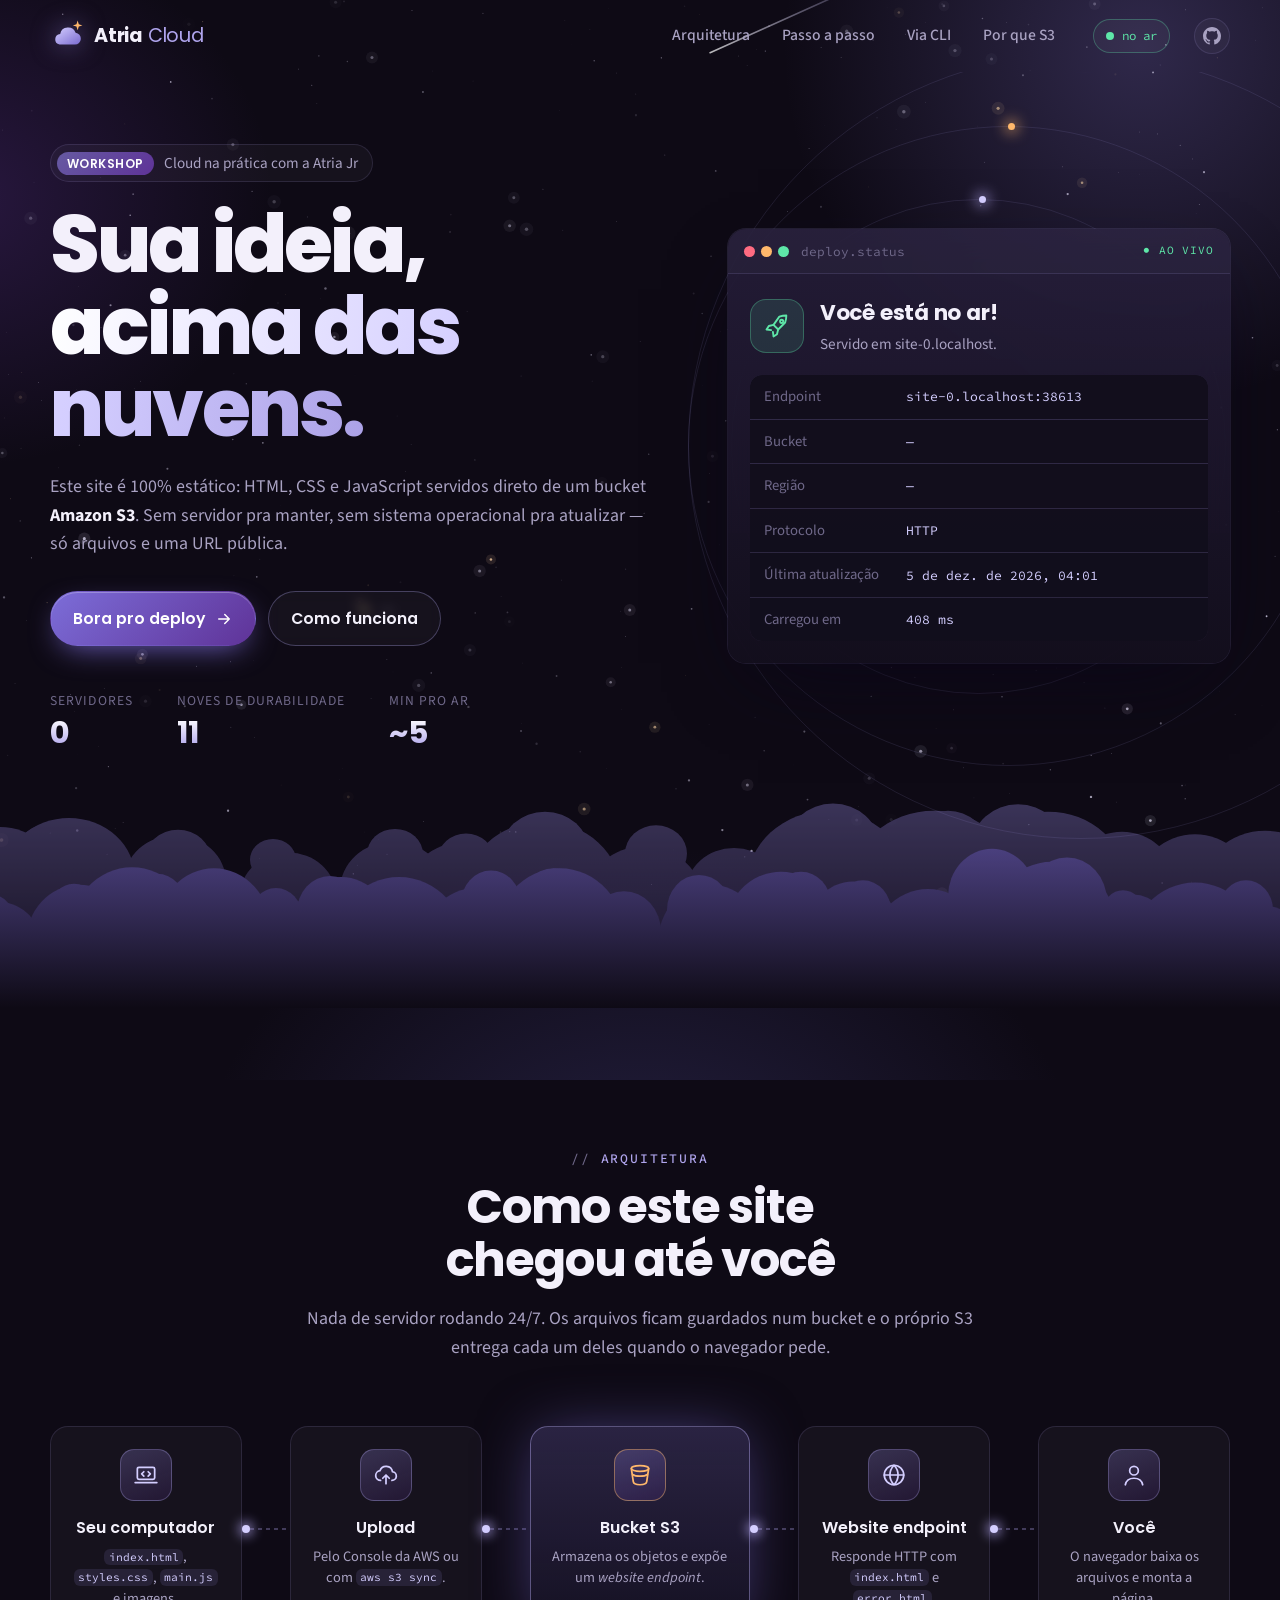
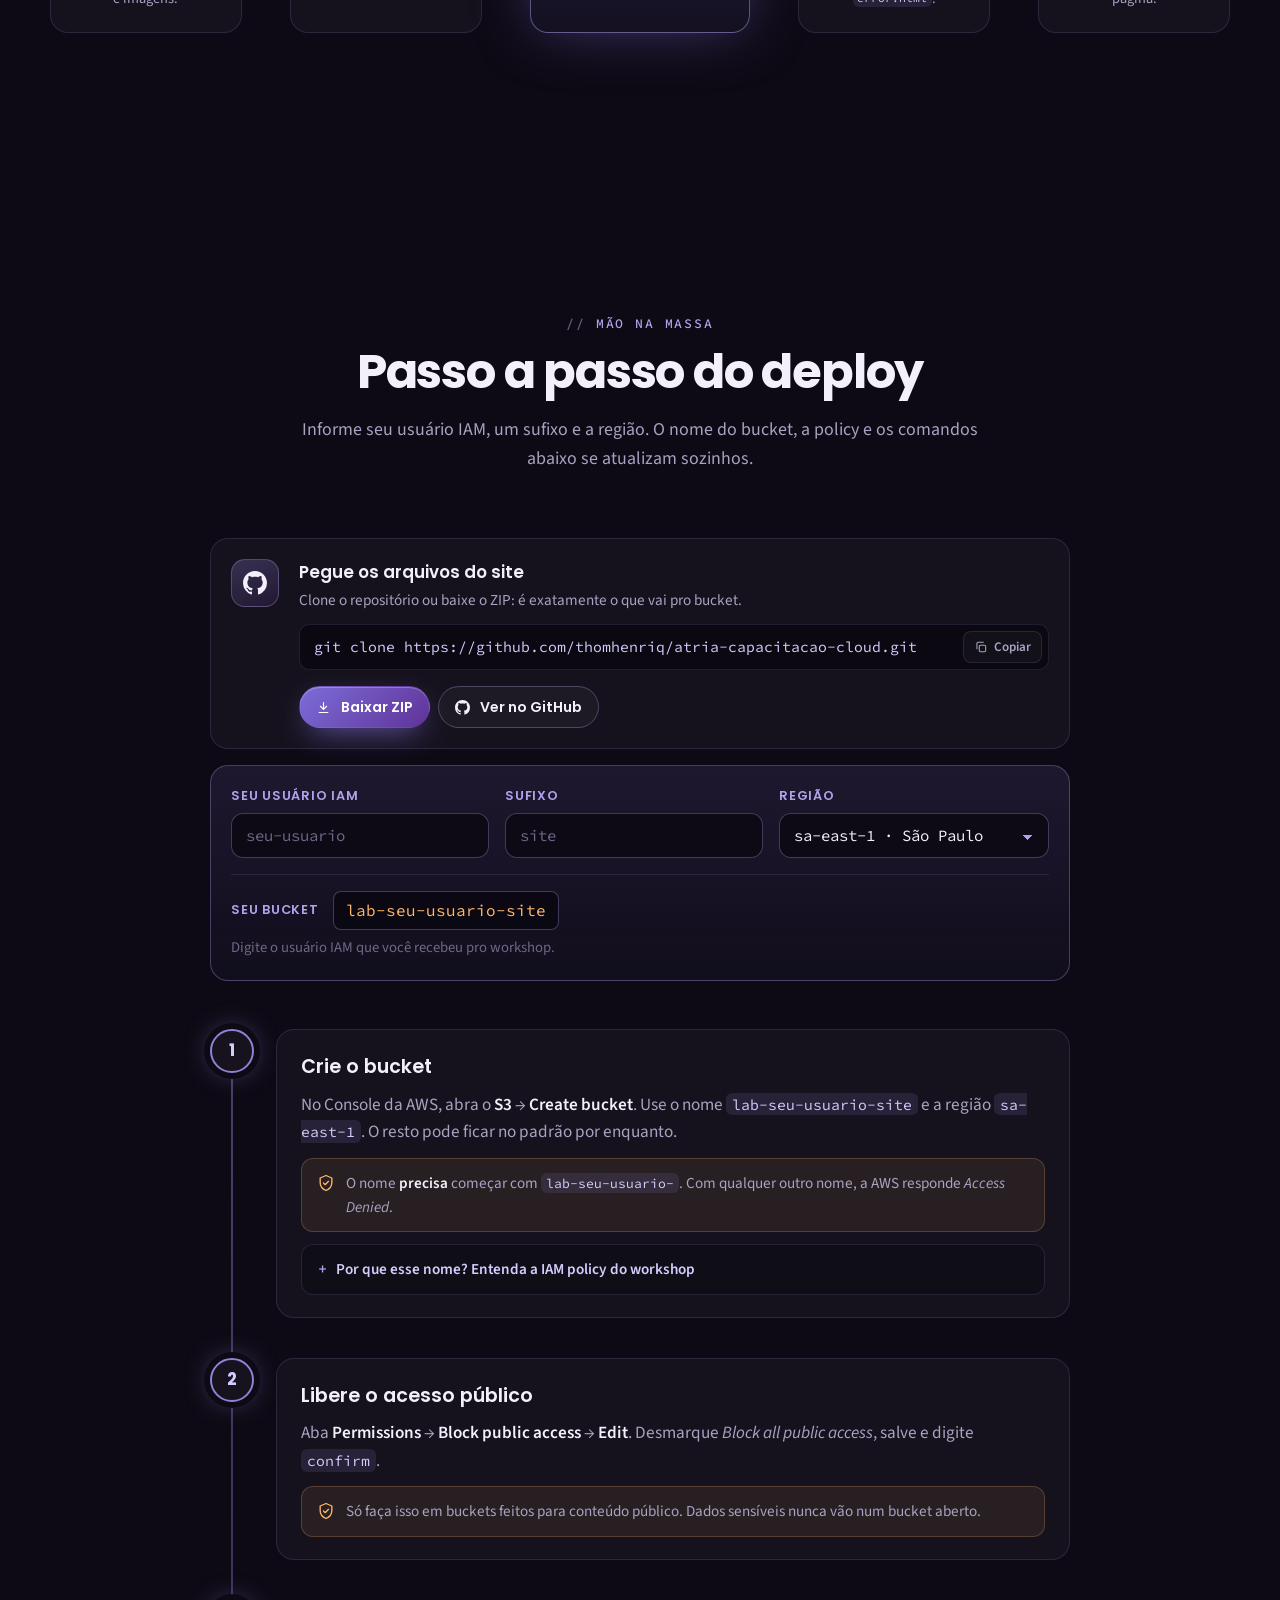
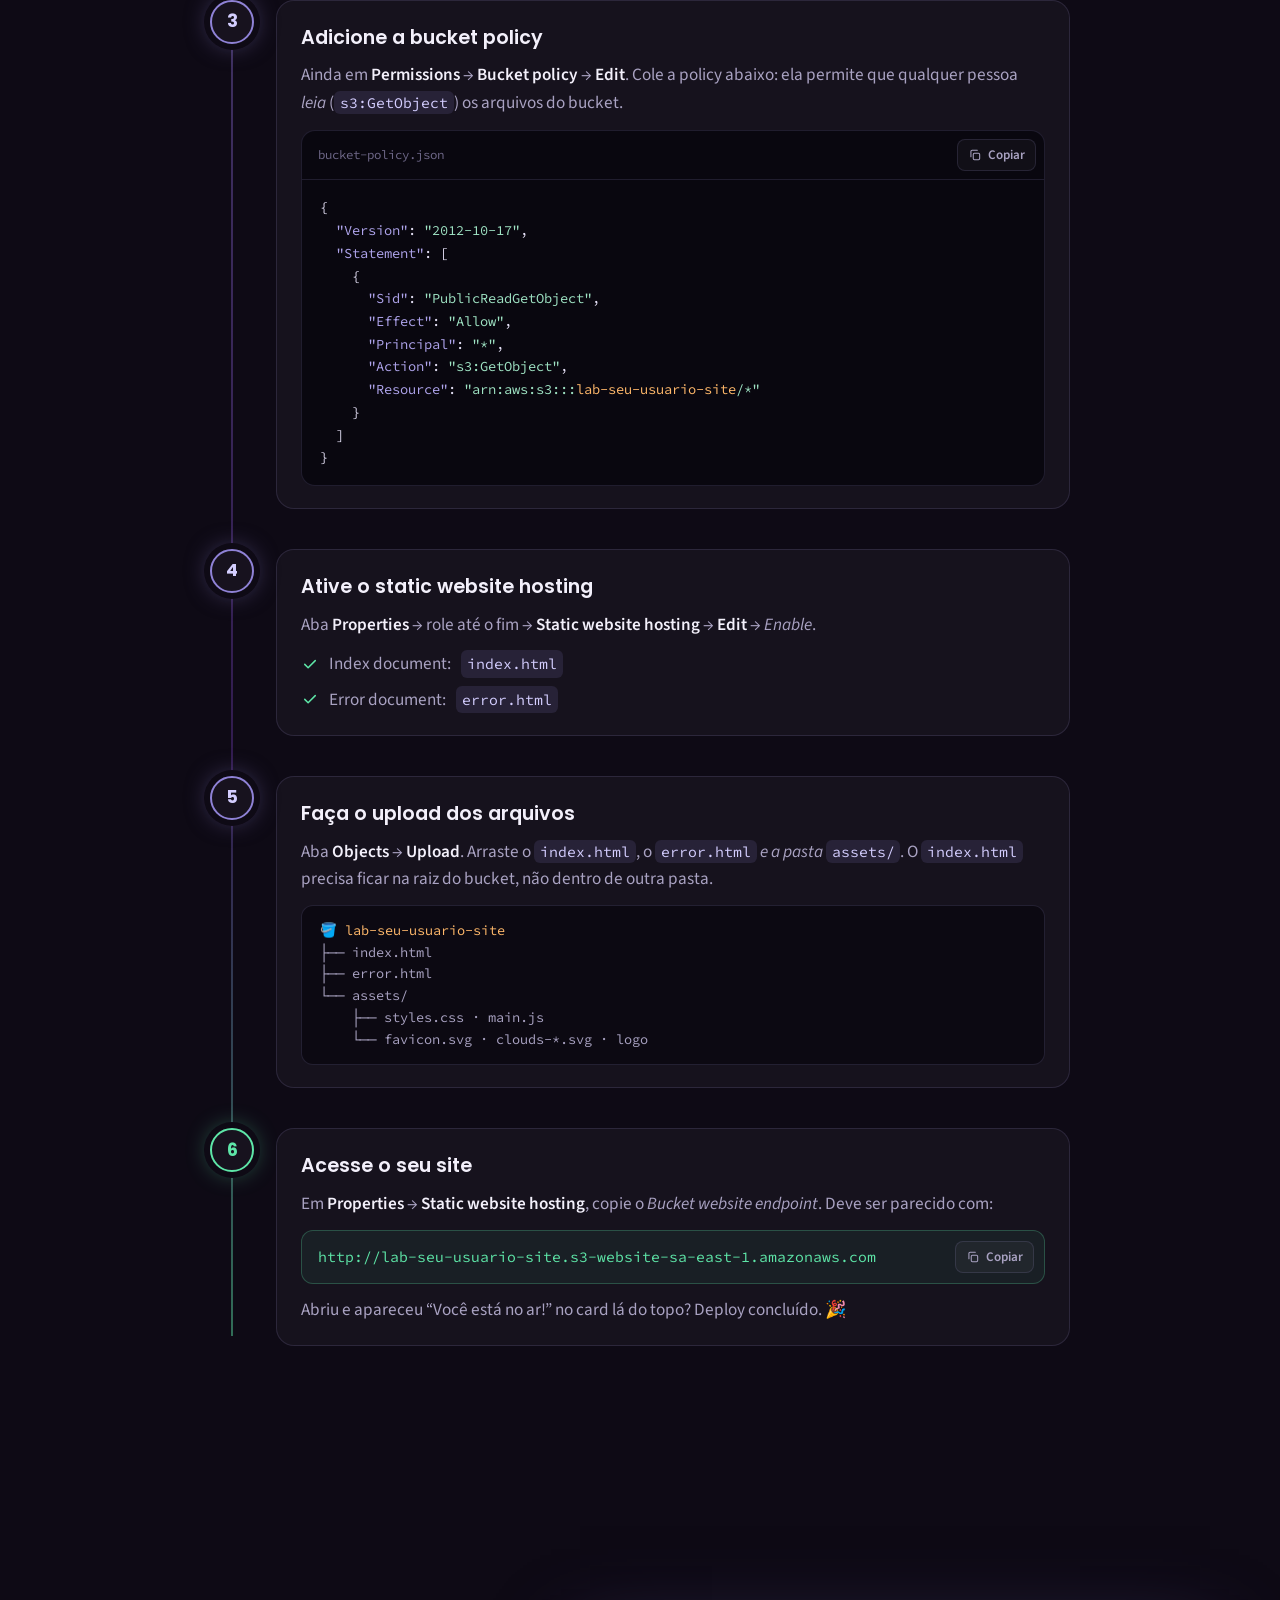
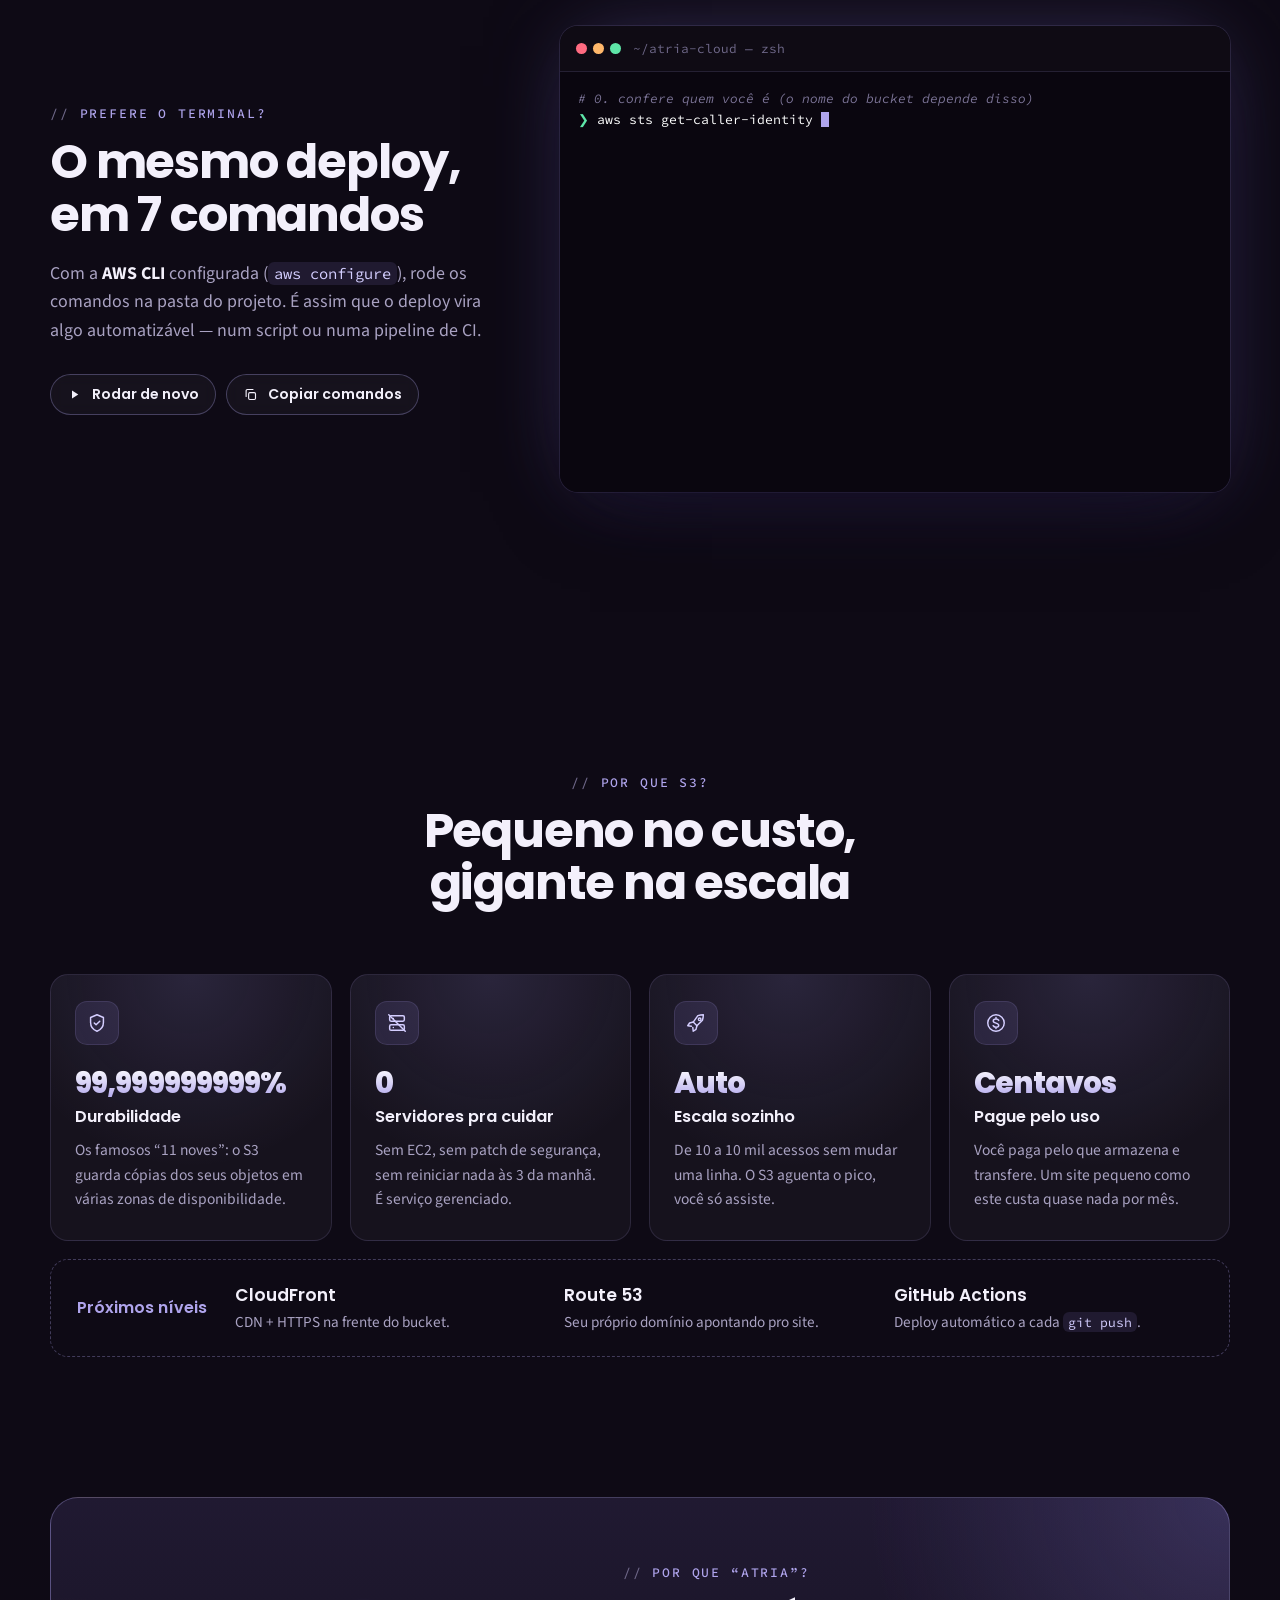
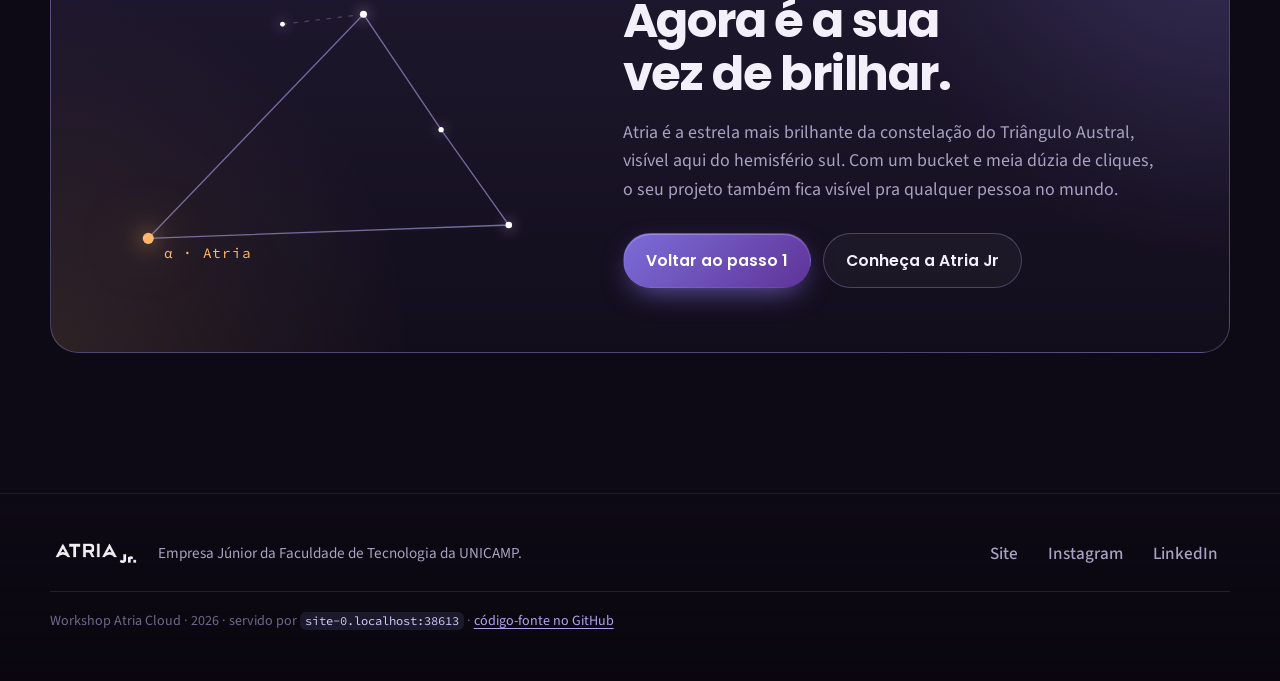
<file: index.html>
<!doctype html>
<html lang="pt-BR" class="no-js">
<head>
  <meta charset="utf-8">
  <meta name="viewport" content="width=device-width, initial-scale=1">
  <title>Atria Cloud · Workshop de AWS S3 | Atria Jr</title>
  <meta name="description" content="Atria Cloud: um site 100% estático hospedado no Amazon S3, feito para o workshop de cloud da Atria Jr, Empresa Júnior da Faculdade de Tecnologia da UNICAMP.">
  <meta name="theme-color" content="#0e0a15">
  <meta property="og:title" content="Atria Cloud · Workshop de AWS S3">
  <meta property="og:description" content="Sua ideia, acima das nuvens. Um site estático no ar direto de um bucket S3.">
  <meta property="og:type" content="website">
  <link rel="icon" href="assets/favicon.svg" type="image/svg+xml">
  <link rel="preconnect" href="https://fonts.googleapis.com">
  <link rel="preconnect" href="https://fonts.gstatic.com" crossorigin>
  <link href="https://fonts.googleapis.com/css2?family=Poppins:wght@400;500;600;700;800&family=Source+Code+Pro:wght@400;500;600&family=Source+Sans+3:wght@400;500;600&display=swap" rel="stylesheet">
  <link rel="stylesheet" href="assets/styles.css">
</head>
<body>
  <canvas class="sky" id="sky" aria-hidden="true"></canvas>
  <div class="nebula" aria-hidden="true"></div>

  <!-- Ícones reutilizáveis -->
  <svg width="0" height="0" style="position:absolute" aria-hidden="true">
    <defs>
      <linearGradient id="brand-grad" x1="0" y1="0" x2="1" y2="1">
        <stop offset="0" stop-color="#d4ceff"/>
        <stop offset="1" stop-color="#7a6bd0"/>
      </linearGradient>
      <symbol id="i-mark" viewBox="0 0 32 32">
        <path d="M9 24h14.5a5.5 5.5 0 0 0 .6-10.97A7.5 7.5 0 0 0 9.6 14.1 5 5 0 0 0 9 24z" fill="url(#brand-grad)"/>
        <path d="M26 1.5 27.1 4.9 30.5 6 27.1 7.1 26 10.5 24.9 7.1 21.5 6 24.9 4.9Z" fill="#ffb86b"/>
      </symbol>
      <symbol id="i-laptop" viewBox="0 0 24 24" fill="none" stroke="currentColor" stroke-width="1.6" stroke-linecap="round" stroke-linejoin="round"><rect x="4" y="5" width="16" height="11" rx="1.5"/><path d="M2 19h20M10 9l-2 2 2 2M14 9l2 2-2 2"/></symbol>
      <symbol id="i-upload" viewBox="0 0 24 24" fill="none" stroke="currentColor" stroke-width="1.6" stroke-linecap="round" stroke-linejoin="round"><path d="M7 17a4.5 4.5 0 0 1-.6-8.96A6 6 0 0 1 18 9a4 4 0 0 1-.5 7.97"/><path d="M12 12v8M9 15l3-3 3 3"/></symbol>
      <symbol id="i-bucket" viewBox="0 0 24 24" fill="none" stroke="currentColor" stroke-width="1.6" stroke-linecap="round" stroke-linejoin="round"><ellipse cx="12" cy="6" rx="8" ry="2.6"/><path d="M4 6l1.8 12.2C6 19.8 8.7 21 12 21s6-1.2 6.2-2.8L20 6"/><path d="M5.2 11.5c1.3 1 3.9 1.6 6.8 1.6s5.5-.6 6.8-1.6"/></symbol>
      <symbol id="i-globe" viewBox="0 0 24 24" fill="none" stroke="currentColor" stroke-width="1.6" stroke-linecap="round" stroke-linejoin="round"><circle cx="12" cy="12" r="9"/><path d="M3 12h18M12 3c2.5 2.6 3.8 5.6 3.8 9s-1.3 6.4-3.8 9c-2.5-2.6-3.8-5.6-3.8-9S9.5 5.6 12 3z"/></symbol>
      <symbol id="i-user" viewBox="0 0 24 24" fill="none" stroke="currentColor" stroke-width="1.6" stroke-linecap="round" stroke-linejoin="round"><circle cx="12" cy="8" r="4"/><path d="M4 21c.8-4 4-6 8-6s7.2 2 8 6"/></symbol>
      <symbol id="i-copy" viewBox="0 0 24 24" fill="none" stroke="currentColor" stroke-width="1.8" stroke-linecap="round" stroke-linejoin="round"><rect x="9" y="9" width="11" height="11" rx="2"/><path d="M5 15V6a2 2 0 0 1 2-2h9"/></symbol>
      <symbol id="i-check" viewBox="0 0 24 24" fill="none" stroke="currentColor" stroke-width="2" stroke-linecap="round" stroke-linejoin="round"><path d="M5 12.5l4.5 4.5L19 7.5"/></symbol>
      <symbol id="i-arrow" viewBox="0 0 24 24" fill="none" stroke="currentColor" stroke-width="2" stroke-linecap="round" stroke-linejoin="round"><path d="M5 12h14M13 6l6 6-6 6"/></symbol>
      <symbol id="i-shield" viewBox="0 0 24 24" fill="none" stroke="currentColor" stroke-width="1.6" stroke-linecap="round" stroke-linejoin="round"><path d="M12 3l7 3v5.5c0 4.4-3 8-7 9.5-4-1.5-7-5.1-7-9.5V6z"/><path d="M9 12l2 2 4-4"/></symbol>
      <symbol id="i-server-off" viewBox="0 0 24 24" fill="none" stroke="currentColor" stroke-width="1.6" stroke-linecap="round" stroke-linejoin="round"><rect x="4" y="4" width="16" height="6" rx="1.5"/><rect x="4" y="14" width="16" height="6" rx="1.5"/><path d="M8 7h.01M8 17h.01M3 3l18 18"/></symbol>
      <symbol id="i-rocket" viewBox="0 0 24 24" fill="none" stroke="currentColor" stroke-width="1.6" stroke-linecap="round" stroke-linejoin="round"><path d="M14 4c3-1 6-1 6-1s0 3-1 6l-6 6-4-4z"/><path d="M9 11l-4 1-2 3 4 .5M13 15l-1 4-3 2-.5-4"/><circle cx="16" cy="8" r="1.4"/></symbol>
      <symbol id="i-coin" viewBox="0 0 24 24" fill="none" stroke="currentColor" stroke-width="1.6" stroke-linecap="round" stroke-linejoin="round"><circle cx="12" cy="12" r="9"/><path d="M15 9.2c-.5-1-1.6-1.6-3-1.6-1.8 0-3 .9-3 2.2 0 3 6 1.6 6 4.6 0 1.3-1.3 2.2-3 2.2-1.5 0-2.6-.6-3.1-1.7M12 6v1.6M12 16.6V18"/></symbol>
      <symbol id="i-play" viewBox="0 0 24 24" fill="currentColor"><path d="M8 5.5v13l10-6.5z"/></symbol>
      <symbol id="i-github" viewBox="0 0 16 16" fill="currentColor"><path d="M8 0c4.42 0 8 3.58 8 8a8.013 8.013 0 0 1-5.45 7.59c-.4.08-.55-.17-.55-.38 0-.27.01-1.13.01-2.2 0-.75-.25-1.23-.54-1.48 1.78-.2 3.65-.88 3.65-3.95 0-.88-.31-1.59-.82-2.15.08-.2.36-1.02-.08-2.12 0 0-.67-.22-2.2.82-.64-.18-1.32-.27-2-.27-.68 0-1.36.09-2 .27-1.53-1.03-2.2-.82-2.2-.82-.44 1.1-.16 1.92-.08 2.12-.51.56-.82 1.28-.82 2.15 0 3.06 1.86 3.75 3.64 3.95-.23.2-.44.55-.51 1.07-.46.21-1.61.55-2.33-.66-.15-.24-.6-.83-1.23-.82-.67.01-.27.38.01.53.34.19.73.9.82 1.13.16.45.68 1.31 2.69.94 0 .67.01 1.3.01 1.49 0 .21-.15.45-.55.38A7.995 7.995 0 0 1 0 8c0-4.42 3.58-8 8-8Z"/></symbol>
      <symbol id="i-download" viewBox="0 0 24 24" fill="none" stroke="currentColor" stroke-width="1.8" stroke-linecap="round" stroke-linejoin="round"><path d="M12 4v11M7 10l5 5 5-5M5 20h14"/></symbol>
    </defs>
  </svg>

  <header class="nav" id="top">
    <div class="nav__inner container">
      <a class="brand" href="#top" aria-label="Atria Cloud, voltar ao topo">
        <svg class="brand__mark" aria-hidden="true"><use href="#i-mark"/></svg>
        <span class="brand__name">Atria<span>Cloud</span></span>
      </a>
      <nav class="nav__links" aria-label="Seções">
        <a href="#arquitetura">Arquitetura</a>
        <a href="#passos">Passo a passo</a>
        <a href="#terminal">Via CLI</a>
        <a href="#porque">Por que S3</a>
      </nav>
      <span class="pill pill--status" id="nav-status" data-state="local">
        <span class="pill__dot"></span><span id="nav-status-label">verificando…</span>
      </span>
      <a class="nav__gh" href="https://github.com/thomhenriq/atria-capacitacao-cloud" target="_blank" rel="noopener"
         aria-label="Código-fonte no GitHub" title="Código-fonte no GitHub">
        <svg aria-hidden="true"><use href="#i-github"/></svg>
      </a>
    </div>
  </header>

  <main>
    <!-- HERO -->
    <section class="hero">
      <div class="hero__inner container">
        <div class="hero__copy">
          <p class="eyebrow" data-reveal>
            <span class="eyebrow__tag">Workshop</span> Cloud na prática com a Atria Jr
          </p>
          <h1 class="hero__title" data-reveal>
            Sua ideia,<br><span class="gradient-text">acima das nuvens.</span>
          </h1>
          <p class="hero__lead" data-reveal>
            Este site é 100% estático: HTML, CSS e JavaScript servidos direto de um
            bucket <strong>Amazon S3</strong>. Sem servidor pra manter, sem sistema
            operacional pra atualizar — só arquivos e uma URL pública.
          </p>
          <div class="hero__cta" data-reveal>
            <a class="btn btn--primary" href="#passos">
              Bora pro deploy
              <svg aria-hidden="true"><use href="#i-arrow"/></svg>
            </a>
            <a class="btn btn--ghost" href="#arquitetura">Como funciona</a>
          </div>
          <dl class="hero__stats" data-reveal>
            <div><dt>0</dt><dd>servidores</dd></div>
            <div><dt>11</dt><dd>noves de durabilidade</dd></div>
            <div><dt>~5</dt><dd>min pro ar</dd></div>
          </dl>
        </div>

        <aside class="deploy-card" data-reveal aria-labelledby="deploy-title">
          <div class="deploy-card__orbit" aria-hidden="true">
            <span></span><span></span><span></span>
          </div>
          <div class="window">
            <div class="window__bar">
              <span class="window__dots"><i></i><i></i><i></i></span>
              <span class="window__title">deploy.status</span>
              <span class="window__live" id="live-badge">ao vivo</span>
            </div>
            <div class="window__body">
              <div class="deploy-card__hero">
                <div class="deploy-card__icon" id="deploy-icon">
                  <svg aria-hidden="true"><use href="#i-rocket"/></svg>
                </div>
                <div>
                  <h2 class="deploy-card__title" id="deploy-title">Verificando…</h2>
                  <p class="deploy-card__sub" id="deploy-sub">Descobrindo de onde este site está sendo servido.</p>
                </div>
              </div>
              <dl class="kv" id="deploy-kv">
                <div><dt>Endpoint</dt><dd id="kv-host">—</dd></div>
                <div><dt>Bucket</dt><dd id="kv-bucket">—</dd></div>
                <div><dt>Região</dt><dd id="kv-region">—</dd></div>
                <div><dt>Protocolo</dt><dd id="kv-proto">—</dd></div>
                <div><dt>Última atualização</dt><dd id="kv-modified">—</dd></div>
                <div><dt>Carregou em</dt><dd id="kv-load">—</dd></div>
              </dl>
              <p class="deploy-card__tip" id="deploy-tip" hidden></p>
            </div>
          </div>
        </aside>
      </div>

      <div class="clouds" aria-hidden="true">
        <div class="clouds__layer clouds__layer--back"></div>
        <div class="clouds__layer clouds__layer--front"></div>
      </div>
    </section>

    <!-- ARQUITETURA -->
    <section class="section" id="arquitetura">
      <div class="container">
        <header class="section__head" data-reveal>
          <p class="kicker">Arquitetura</p>
          <h2 class="section__title">Como este site chegou até você</h2>
          <p class="section__lead">
            Nada de servidor rodando 24/7. Os arquivos ficam guardados num bucket e o
            próprio S3 entrega cada um deles quando o navegador pede.
          </p>
        </header>

        <ol class="flow" data-reveal>
          <li class="flow__node">
            <span class="flow__icon"><svg aria-hidden="true"><use href="#i-laptop"/></svg></span>
            <h3>Seu computador</h3>
            <p><code>index.html</code>, <code>styles.css</code>, <code>main.js</code> e imagens.</p>
          </li>
          <li class="flow__link" aria-hidden="true"><span></span></li>
          <li class="flow__node">
            <span class="flow__icon"><svg aria-hidden="true"><use href="#i-upload"/></svg></span>
            <h3>Upload</h3>
            <p>Pelo Console da AWS ou com <code>aws s3 sync</code>.</p>
          </li>
          <li class="flow__link" aria-hidden="true"><span></span></li>
          <li class="flow__node flow__node--star">
            <span class="flow__icon"><svg aria-hidden="true"><use href="#i-bucket"/></svg></span>
            <h3>Bucket S3</h3>
            <p>Armazena os objetos e expõe um <em>website endpoint</em>.</p>
          </li>
          <li class="flow__link" aria-hidden="true"><span></span></li>
          <li class="flow__node">
            <span class="flow__icon"><svg aria-hidden="true"><use href="#i-globe"/></svg></span>
            <h3>Website endpoint</h3>
            <p>Responde HTTP com <code>index.html</code> e <code>error.html</code>.</p>
          </li>
          <li class="flow__link" aria-hidden="true"><span></span></li>
          <li class="flow__node">
            <span class="flow__icon"><svg aria-hidden="true"><use href="#i-user"/></svg></span>
            <h3>Você</h3>
            <p>O navegador baixa os arquivos e monta a página.</p>
          </li>
        </ol>
      </div>
    </section>

    <!-- PASSO A PASSO -->
    <section class="section" id="passos">
      <div class="container container--narrow">
        <header class="section__head" data-reveal>
          <p class="kicker">Mão na massa</p>
          <h2 class="section__title">Passo a passo do deploy</h2>
          <p class="section__lead">
            Informe seu usuário IAM, um sufixo e a região. O nome do bucket, a policy
            e os comandos abaixo se atualizam sozinhos.
          </p>
        </header>

        <div class="repo" data-reveal>
          <span class="repo__icon"><svg aria-hidden="true"><use href="#i-github"/></svg></span>
          <div class="repo__copy">
            <h3>Pegue os arquivos do site</h3>
            <p>Clone o repositório ou baixe o ZIP: é exatamente o que vai pro bucket.</p>
            <div class="repo__clone">
              <code id="clone-cmd">git clone https://github.com/thomhenriq/atria-capacitacao-cloud.git</code>
              <button class="copy-btn" type="button" data-copy="clone-cmd">
                <svg aria-hidden="true"><use href="#i-copy"/></svg><span>Copiar</span>
              </button>
            </div>
          </div>
          <div class="repo__actions">
            <a class="btn btn--primary btn--sm" href="https://github.com/thomhenriq/atria-capacitacao-cloud/archive/refs/heads/main.zip">
              <svg aria-hidden="true"><use href="#i-download"/></svg> Baixar ZIP
            </a>
            <a class="btn btn--ghost btn--sm" href="https://github.com/thomhenriq/atria-capacitacao-cloud" target="_blank" rel="noopener">
              <svg aria-hidden="true"><use href="#i-github"/></svg> Ver no GitHub
            </a>
          </div>
        </div>

        <form class="config" data-reveal onsubmit="return false" aria-label="Configuração do bucket">
          <label class="field">
            <span class="field__label">Seu usuário IAM</span>
            <input id="user-input" type="text" autocomplete="off" autocapitalize="off" spellcheck="false"
                   placeholder="seu-usuario" maxlength="64" aria-describedby="config-msg">
          </label>
          <label class="field">
            <span class="field__label">Sufixo</span>
            <input id="suffix-input" type="text" autocomplete="off" autocapitalize="off" spellcheck="false"
                   placeholder="site" maxlength="40" aria-describedby="config-msg">
          </label>
          <label class="field field--region">
            <span class="field__label">Região</span>
            <select id="region-input">
              <option value="sa-east-1">sa-east-1 · São Paulo</option>
              <option value="us-east-1">us-east-1 · N. Virgínia</option>
              <option value="us-east-2">us-east-2 · Ohio</option>
              <option value="us-west-2">us-west-2 · Oregon</option>
              <option value="eu-west-1">eu-west-1 · Irlanda</option>
            </select>
          </label>
          <div class="config__result">
            <span class="field__label">Seu bucket</span>
            <code class="config__bucket js-bucket">lab-seu-usuario-site</code>
            <p class="config__msg" id="config-msg" data-state="neutral" aria-live="polite">
              Digite o usuário IAM que você recebeu pro workshop.
            </p>
          </div>
        </form>

        <ol class="steps">
          <li class="step" data-reveal>
            <span class="step__num">1</span>
            <div class="step__body">
              <h3>Crie o bucket</h3>
              <p>No Console da AWS, abra o <strong>S3</strong> → <strong>Create bucket</strong>.
                Use o nome <code class="js-bucket">lab-seu-usuario-site</code> e a região
                <code class="js-region">sa-east-1</code>. O resto pode ficar no padrão por enquanto.</p>
              <p class="callout"><svg aria-hidden="true"><use href="#i-shield"/></svg>
                <span>O nome <strong>precisa</strong> começar com <code>lab-<span class="js-user">seu-usuario</span>-</code>.
                Com qualquer outro nome, a AWS responde <em>Access Denied</em>.</span></p>
              <details class="explain">
                <summary>Por que esse nome? Entenda a IAM policy do workshop</summary>
                <p>Seu usuário IAM tem uma policy que só libera ações do S3 em buckets que seguem este padrão:</p>
                <div class="code">
                  <div class="code__bar"><span>trecho da IAM policy dos participantes</span></div>
<pre><code>{
  <span class="t-key">"Effect"</span>: <span class="t-str">"Allow"</span>,
  <span class="t-key">"Action"</span>: [<span class="t-str">"s3:CreateBucket"</span>, <span class="t-str">"s3:PutBucketPolicy"</span>, <span class="t-str">"s3:PutBucketWebsite"</span>, …],
  <span class="t-key">"Resource"</span>: <span class="t-str">"arn:aws:s3:::lab-<span class="t-var">${aws:username}</span>-*"</span>
}</code></pre>
                </div>
                <p><code>${aws:username}</code> é uma <strong>variável de policy</strong>: na hora de avaliar o
                  pedido, a AWS troca ela pelo nome de quem está logado. Pra você, o recurso liberado vira
                  <code>arn:aws:s3:::lab-<span class="js-user">seu-usuario</span>-*</code>. Assim, uma única policy
                  serve pra turma toda, e ninguém mexe no bucket de outra pessoa.</p>
                <p>Não sabe seu usuário? Ele aparece no menu do canto superior direito do Console, ou rode
                  <code>aws sts get-caller-identity</code>.</p>
              </details>
            </div>
          </li>

          <li class="step" data-reveal>
            <span class="step__num">2</span>
            <div class="step__body">
              <h3>Libere o acesso público</h3>
              <p>Aba <strong>Permissions</strong> → <strong>Block public access</strong> → <strong>Edit</strong>.
                Desmarque <em>Block all public access</em>, salve e digite <code>confirm</code>.</p>
              <p class="callout"><svg aria-hidden="true"><use href="#i-shield"/></svg>
                Só faça isso em buckets feitos para conteúdo público. Dados sensíveis nunca vão num bucket aberto.</p>
            </div>
          </li>

          <li class="step" data-reveal>
            <span class="step__num">3</span>
            <div class="step__body">
              <h3>Adicione a bucket policy</h3>
              <p>Ainda em <strong>Permissions</strong> → <strong>Bucket policy</strong> → <strong>Edit</strong>.
                Cole a policy abaixo: ela permite que qualquer pessoa <em>leia</em> (<code>s3:GetObject</code>) os arquivos do bucket.</p>
              <div class="code" data-copy-target="policy-code">
                <div class="code__bar"><span>bucket-policy.json</span>
                  <button class="copy-btn" type="button" data-copy="policy-code">
                    <svg aria-hidden="true"><use href="#i-copy"/></svg><span>Copiar</span>
                  </button>
                </div>
<pre id="policy-code"><code>{
  <span class="t-key">"Version"</span>: <span class="t-str">"2012-10-17"</span>,
  <span class="t-key">"Statement"</span>: [
    {
      <span class="t-key">"Sid"</span>: <span class="t-str">"PublicReadGetObject"</span>,
      <span class="t-key">"Effect"</span>: <span class="t-str">"Allow"</span>,
      <span class="t-key">"Principal"</span>: <span class="t-str">"*"</span>,
      <span class="t-key">"Action"</span>: <span class="t-str">"s3:GetObject"</span>,
      <span class="t-key">"Resource"</span>: <span class="t-str">"arn:aws:s3:::<span class="js-bucket">lab-seu-usuario-site</span>/*"</span>
    }
  ]
}</code></pre>
              </div>
            </div>
          </li>

          <li class="step" data-reveal>
            <span class="step__num">4</span>
            <div class="step__body">
              <h3>Ative o static website hosting</h3>
              <p>Aba <strong>Properties</strong> → role até o fim → <strong>Static website hosting</strong> → <strong>Edit</strong> → <em>Enable</em>.</p>
              <ul class="checklist">
                <li><svg aria-hidden="true"><use href="#i-check"/></svg>Index document: <code>index.html</code></li>
                <li><svg aria-hidden="true"><use href="#i-check"/></svg>Error document: <code>error.html</code></li>
              </ul>
            </div>
          </li>

          <li class="step" data-reveal>
            <span class="step__num">5</span>
            <div class="step__body">
              <h3>Faça o upload dos arquivos</h3>
              <p>Aba <strong>Objects</strong> → <strong>Upload</strong>. Arraste o <code>index.html</code>, o
                <code>error.html</code> <em>e a pasta</em> <code>assets/</code>. O <code>index.html</code>
                precisa ficar na raiz do bucket, não dentro de outra pasta.</p>
              <div class="tree" aria-label="Estrutura esperada do bucket">
                <span class="tree__root js-bucket">lab-seu-usuario-site</span>
                <span>├── index.html</span>
                <span>├── error.html</span>
                <span>└── assets/</span>
                <span>    ├── styles.css · main.js</span>
                <span>    └── favicon.svg · clouds-*.svg · logo</span>
              </div>
            </div>
          </li>

          <li class="step step--final" data-reveal>
            <span class="step__num">6</span>
            <div class="step__body">
              <h3>Acesse o seu site</h3>
              <p>Em <strong>Properties</strong> → <strong>Static website hosting</strong>, copie o
                <em>Bucket website endpoint</em>. Deve ser parecido com:</p>
              <div class="endpoint">
                <code id="endpoint-url">http://lab-seu-usuario-site.s3-website-sa-east-1.amazonaws.com</code>
                <button class="copy-btn" type="button" data-copy="endpoint-url">
                  <svg aria-hidden="true"><use href="#i-copy"/></svg><span>Copiar</span>
                </button>
              </div>
              <p class="muted">Abriu e apareceu “Você está no ar!” no card lá do topo? Deploy concluído. 🎉</p>
            </div>
          </li>
        </ol>
      </div>
    </section>

    <!-- TERMINAL -->
    <section class="section" id="terminal">
      <div class="container">
        <div class="split">
          <header class="section__head section__head--left" data-reveal>
            <p class="kicker">Prefere o terminal?</p>
            <h2 class="section__title">O mesmo deploy, em 7 comandos</h2>
            <p class="section__lead">
              Com a <strong>AWS CLI</strong> configurada (<code>aws configure</code>), rode os
              comandos na pasta do projeto. É assim que o deploy vira algo automatizável
              — num script ou numa pipeline de CI.
            </p>
            <div class="split__actions">
              <button class="btn btn--ghost btn--sm" type="button" id="term-replay">
                <svg aria-hidden="true"><use href="#i-play"/></svg> Rodar de novo
              </button>
              <button class="btn btn--ghost btn--sm copy-btn--plain" type="button" id="term-copy">
                <svg aria-hidden="true"><use href="#i-copy"/></svg> <span>Copiar comandos</span>
              </button>
            </div>
          </header>

          <div class="terminal" data-reveal>
            <div class="window__bar">
              <span class="window__dots"><i></i><i></i><i></i></span>
              <span class="window__title">~/atria-cloud — zsh</span>
            </div>
            <pre class="terminal__body" id="term-body" aria-live="off"></pre>
          </div>
        </div>
      </div>
    </section>

    <!-- POR QUE S3 -->
    <section class="section" id="porque">
      <div class="container">
        <header class="section__head" data-reveal>
          <p class="kicker">Por que S3?</p>
          <h2 class="section__title">Pequeno no custo, gigante na escala</h2>
        </header>

        <div class="features">
          <article class="feature" data-reveal>
            <span class="feature__icon"><svg aria-hidden="true"><use href="#i-shield"/></svg></span>
            <p class="feature__big">99,999999999%</p>
            <h3>Durabilidade</h3>
            <p>Os famosos “11 noves”: o S3 guarda cópias dos seus objetos em várias zonas de disponibilidade.</p>
          </article>
          <article class="feature" data-reveal>
            <span class="feature__icon"><svg aria-hidden="true"><use href="#i-server-off"/></svg></span>
            <p class="feature__big">0</p>
            <h3>Servidores pra cuidar</h3>
            <p>Sem EC2, sem patch de segurança, sem reiniciar nada às 3 da manhã. É serviço gerenciado.</p>
          </article>
          <article class="feature" data-reveal>
            <span class="feature__icon"><svg aria-hidden="true"><use href="#i-rocket"/></svg></span>
            <p class="feature__big">Auto</p>
            <h3>Escala sozinho</h3>
            <p>De 10 a 10 mil acessos sem mudar uma linha. O S3 aguenta o pico, você só assiste.</p>
          </article>
          <article class="feature" data-reveal>
            <span class="feature__icon"><svg aria-hidden="true"><use href="#i-coin"/></svg></span>
            <p class="feature__big">Centavos</p>
            <h3>Pague pelo uso</h3>
            <p>Você paga pelo que armazena e transfere. Um site pequeno como este custa quase nada por mês.</p>
          </article>
        </div>

        <div class="next" data-reveal>
          <h3 class="next__title">Próximos níveis</h3>
          <ul class="next__list">
            <li><strong>CloudFront</strong><span>CDN + HTTPS na frente do bucket.</span></li>
            <li><strong>Route 53</strong><span>Seu próprio domínio apontando pro site.</span></li>
            <li><strong>GitHub Actions</strong><span>Deploy automático a cada <code>git push</code>.</span></li>
          </ul>
        </div>
      </div>
    </section>

    <!-- CTA / CONSTELAÇÃO -->
    <section class="section section--cta">
      <div class="container">
        <div class="cta" data-reveal>
          <svg class="constellation" viewBox="0 0 400 260" aria-hidden="true">
            <g class="constellation__lines">
              <path d="M30 232 L224 30 L294 134 L355 220 Z"/>
              <path d="M151 39 L224 30" class="faint"/>
            </g>
            <g class="constellation__stars">
              <circle cx="224" cy="30" r="3.2"/>
              <circle cx="151" cy="39" r="2.2"/>
              <circle cx="294" cy="134" r="2.4"/>
              <circle cx="355" cy="220" r="3"/>
              <circle class="atria" cx="30" cy="232" r="5"/>
            </g>
            <text x="44" y="250" class="constellation__label">α · Atria</text>
          </svg>
          <div class="cta__copy">
            <p class="kicker">Por que “Atria”?</p>
            <h2 class="section__title">Agora é a sua vez de brilhar.</h2>
            <p class="section__lead">
              Atria é a estrela mais brilhante da constelação do Triângulo Austral, visível
              aqui do hemisfério sul. Com um bucket e meia dúzia de cliques, o seu projeto
              também fica visível pra qualquer pessoa no mundo.
            </p>
            <div class="hero__cta">
              <a class="btn btn--primary" href="#passos">Voltar ao passo 1</a>
              <a class="btn btn--ghost" href="https://atriajr.com.br/" target="_blank" rel="noopener">Conheça a Atria Jr</a>
            </div>
          </div>
        </div>
      </div>
    </section>
  </main>

  <footer class="footer">
    <div class="container footer__inner">
      <div class="footer__brand">
        <img src="assets/atria-logo-branco.webp" alt="Atria Jr" width="92" height="31">
        <p>Empresa Júnior da Faculdade de Tecnologia da UNICAMP.</p>
      </div>
      <nav class="footer__links" aria-label="Atria Jr nas redes">
        <a href="https://atriajr.com.br/" target="_blank" rel="noopener">Site</a>
        <a href="https://www.instagram.com/atriajr" target="_blank" rel="noopener">Instagram</a>
        <a href="https://www.linkedin.com/company/atria-jr" target="_blank" rel="noopener">LinkedIn</a>
      </nav>
      <p class="footer__meta">
        Workshop Atria Cloud · <span id="year">2026</span> ·
        servido por <code id="footer-host">—</code> ·
        <a href="https://github.com/thomhenriq/atria-capacitacao-cloud" target="_blank" rel="noopener">código-fonte no GitHub</a>
      </p>
    </div>
  </footer>

  <script src="assets/main.js" defer></script>
</body>
</html>
</file>
<file: assets/styles.css>
/* ==========================================================================
   Atria Cloud · tema
   Cores derivadas da identidade da Atria Jr (#665AA2 / #5F3398 / #17121E)
   ========================================================================== */

:root {
  --bg: #0e0a15;
  --bg-2: #17121e;
  --surface: rgba(255, 255, 255, 0.035);
  --surface-2: rgba(255, 255, 255, 0.06);
  --border: rgba(175, 164, 236, 0.14);
  --border-strong: rgba(175, 164, 236, 0.32);

  --text: #f3f0fb;
  --muted: #a9a2c2;
  --faint: #6f6889;

  --purple-200: #d4ceff;
  --purple-300: #afa4ec;
  --purple-400: #8f82d6;
  --purple-500: #665aa2;
  --purple-600: #5f3398;
  --purple-800: #3f3a75;
  --amber: #ffb86b;
  --green: #5ee6a8;

  --font-display: "Poppins", system-ui, sans-serif;
  --font-body: "Source Sans 3", system-ui, sans-serif;
  --font-mono: "Source Code Pro", ui-monospace, SFMono-Regular, Menlo, monospace;

  --radius: 18px;
  --radius-sm: 10px;
  --shadow: 0 30px 80px -30px rgba(10, 5, 25, 0.9), 0 0 0 1px var(--border);
  --ease: cubic-bezier(0.22, 1, 0.36, 1);

  color-scheme: dark;
}

*,
*::before,
*::after { box-sizing: border-box; }

html {
  scroll-behavior: smooth;
  scroll-padding-top: 88px;
  -webkit-text-size-adjust: 100%;
}

body {
  margin: 0;
  min-height: 100vh;
  background: var(--bg);
  color: var(--text);
  font-family: var(--font-body);
  font-size: 1.075rem;
  line-height: 1.6;
  overflow-x: hidden;
  -webkit-font-smoothing: antialiased;
}

img, svg { display: block; }
a { color: inherit; }

code {
  font-family: var(--font-mono);
  font-size: 0.86em;
  padding: 0.12em 0.4em;
  border-radius: 6px;
  background: rgba(143, 130, 214, 0.14);
  color: var(--purple-200);
  word-break: break-word;
}

::selection { background: rgba(143, 130, 214, 0.45); color: #fff; }

:focus-visible {
  outline: 2px solid var(--purple-300);
  outline-offset: 3px;
  border-radius: 6px;
}

.container {
  width: min(1180px, 100% - 32px);
  margin-inline: auto;
}
.container--narrow { width: min(860px, 100% - 32px); }

.muted { color: var(--muted); }

/* ----- Céu ----- */

.sky {
  position: fixed;
  inset: 0;
  width: 100%;
  height: 100%;
  z-index: -1;
  pointer-events: none;
}

.nebula {
  position: fixed;
  inset: -20vh -20vw;
  z-index: -2;
  pointer-events: none;
  background:
    radial-gradient(40vw 40vw at 78% 18%, rgba(102, 90, 162, 0.38), transparent 70%),
    radial-gradient(35vw 30vw at 12% 30%, rgba(95, 51, 152, 0.32), transparent 70%),
    radial-gradient(50vw 40vw at 50% 110%, rgba(63, 58, 117, 0.45), transparent 70%),
    var(--bg);
  animation: nebula 40s ease-in-out infinite alternate;
}

@keyframes nebula {
  to { transform: translate3d(-3vw, 2vh, 0) scale(1.06); }
}

/* ----- Nav ----- */

.nav {
  position: sticky;
  top: 0;
  z-index: 50;
  transition: background 0.3s, box-shadow 0.3s;
}
.nav.is-scrolled {
  background: rgba(14, 10, 21, 0.72);
  backdrop-filter: blur(14px) saturate(140%);
  -webkit-backdrop-filter: blur(14px) saturate(140%);
  box-shadow: 0 1px 0 var(--border);
}
.nav__inner {
  display: flex;
  align-items: center;
  gap: 24px;
  height: 72px;
}

.brand {
  display: inline-flex;
  align-items: center;
  gap: 10px;
  text-decoration: none;
  font-family: var(--font-display);
  font-weight: 700;
  font-size: 1.2rem;
  letter-spacing: -0.01em;
}
.brand__mark {
  width: 34px;
  height: 34px;
  filter: drop-shadow(0 0 12px rgba(143, 130, 214, 0.55));
}
.brand__name span {
  margin-left: 0.25em;
  font-weight: 400;
  color: var(--purple-300);
}

.nav__links {
  display: flex;
  gap: 4px;
  margin-left: auto;
}
.nav__links a {
  padding: 8px 14px;
  border-radius: 999px;
  color: var(--muted);
  text-decoration: none;
  font-weight: 500;
  font-size: 0.98rem;
  transition: color 0.2s, background 0.2s;
}
.nav__links a:hover { color: var(--text); background: var(--surface-2); }

.nav__gh {
  flex: none;
  display: grid;
  place-items: center;
  width: 36px;
  height: 36px;
  border-radius: 50%;
  border: 1px solid var(--border);
  background: var(--surface);
  color: var(--muted);
  transition: color 0.2s, border-color 0.2s, background 0.2s;
}
.nav__gh svg { width: 18px; height: 18px; }
.nav__gh:hover { color: var(--text); border-color: var(--border-strong); background: var(--surface-2); }

.pill {
  display: inline-flex;
  align-items: center;
  gap: 8px;
  padding: 6px 12px;
  border-radius: 999px;
  border: 1px solid var(--border);
  background: var(--surface);
  font-family: var(--font-mono);
  font-size: 0.78rem;
  white-space: nowrap;
}
.pill__dot {
  width: 8px;
  height: 8px;
  border-radius: 50%;
  background: var(--amber);
  box-shadow: 0 0 0 0 currentColor;
}
.pill--status[data-state="live"] { color: var(--green); border-color: rgba(94, 230, 168, 0.3); }
.pill--status[data-state="live"] .pill__dot { background: var(--green); animation: ping 2s infinite; }
.pill--status[data-state="local"] { color: var(--amber); border-color: rgba(255, 184, 107, 0.3); }

@keyframes ping {
  0% { box-shadow: 0 0 0 0 rgba(94, 230, 168, 0.6); }
  80%, 100% { box-shadow: 0 0 0 8px rgba(94, 230, 168, 0); }
}

/* ----- Botões ----- */

.btn {
  --pad: 14px 22px;
  display: inline-flex;
  align-items: center;
  justify-content: center;
  gap: 10px;
  padding: var(--pad);
  border-radius: 999px;
  border: 1px solid transparent;
  font-family: var(--font-display);
  font-weight: 600;
  font-size: 0.98rem;
  text-decoration: none;
  cursor: pointer;
  transition: transform 0.25s var(--ease), box-shadow 0.25s, background 0.25s, border-color 0.25s;
}
.btn svg { width: 18px; height: 18px; transition: transform 0.25s var(--ease); }
.btn:hover svg { transform: translateX(3px); }
.btn--sm { --pad: 9px 16px; font-size: 0.88rem; }
.btn--sm svg { width: 15px; height: 15px; }
.btn--sm:hover svg { transform: none; }

.btn--primary {
  color: #fff;
  background: linear-gradient(135deg, #7c6dd8, var(--purple-600));
  box-shadow: 0 10px 30px -10px rgba(124, 109, 216, 0.9), inset 0 1px 0 rgba(255, 255, 255, 0.25);
}
.btn--primary:hover {
  transform: translateY(-2px);
  box-shadow: 0 16px 40px -12px rgba(124, 109, 216, 1), inset 0 1px 0 rgba(255, 255, 255, 0.25);
}
.btn--ghost {
  color: var(--text);
  background: var(--surface);
  border-color: var(--border-strong);
  backdrop-filter: blur(6px);
}
.btn--ghost:hover { background: var(--surface-2); border-color: var(--purple-300); transform: translateY(-2px); }

/* ----- Hero ----- */

.hero {
  position: relative;
  padding: clamp(40px, 8vh, 96px) 0 clamp(170px, 22vw, 260px);
  overflow: hidden;
}
.hero__inner {
  display: grid;
  grid-template-columns: 1.1fr 0.9fr;
  gap: clamp(32px, 5vw, 72px);
  align-items: center;
  position: relative;
  z-index: 2;
}

.eyebrow {
  display: inline-flex;
  align-items: center;
  gap: 10px;
  margin: 0 0 22px;
  padding: 6px 14px 6px 6px;
  border-radius: 999px;
  border: 1px solid var(--border);
  background: var(--surface);
  color: var(--muted);
  font-size: 0.95rem;
}
.eyebrow__tag {
  padding: 2px 10px;
  border-radius: 999px;
  background: linear-gradient(135deg, var(--purple-500), var(--purple-600));
  color: #fff;
  font-family: var(--font-display);
  font-size: 0.75rem;
  font-weight: 600;
  letter-spacing: 0.04em;
  text-transform: uppercase;
}

.hero__title {
  margin: 0;
  font-family: var(--font-display);
  font-weight: 800;
  font-size: clamp(2.6rem, 6.4vw, 5rem);
  line-height: 1.02;
  letter-spacing: -0.035em;
}
.gradient-text {
  background: linear-gradient(100deg, #fff 0%, var(--purple-200) 30%, var(--purple-400) 65%, var(--amber) 110%);
  background-size: 200% 100%;
  -webkit-background-clip: text;
  background-clip: text;
  color: transparent;
  animation: shimmer 8s ease-in-out infinite alternate;
}
@keyframes shimmer { to { background-position: 100% 0; } }

.hero__lead {
  max-width: 34em;
  margin: 24px 0 32px;
  color: var(--muted);
  font-size: clamp(1.05rem, 1.4vw, 1.2rem);
}
.hero__lead strong { color: var(--text); }

.hero__cta { display: flex; flex-wrap: wrap; gap: 12px; }

.hero__stats {
  display: flex;
  gap: clamp(20px, 4vw, 44px);
  margin: 44px 0 0;
}
.hero__stats div { display: flex; flex-direction: column-reverse; }
.hero__stats dt {
  font-family: var(--font-display);
  font-weight: 700;
  font-size: 1.9rem;
  line-height: 1;
  background: linear-gradient(180deg, #fff, var(--purple-300));
  -webkit-background-clip: text;
  background-clip: text;
  color: transparent;
}
.hero__stats dd { margin: 0 0 6px; color: var(--faint); font-size: 0.85rem; text-transform: uppercase; letter-spacing: 0.08em; }

/* Card de status */

.deploy-card { position: relative; }
.deploy-card__orbit {
  position: absolute;
  inset: -40px;
  pointer-events: none;
  z-index: -1;
}
.deploy-card__orbit span {
  position: absolute;
  inset: 0;
  margin: auto;
  border-radius: 50%;
  border: 1px solid rgba(175, 164, 236, 0.12);
  aspect-ratio: 1;
  animation: spin 40s linear infinite;
}
.deploy-card__orbit span:nth-child(1) { width: 85%; }
.deploy-card__orbit span:nth-child(2) { width: 110%; animation-duration: 60s; animation-direction: reverse; }
.deploy-card__orbit span:nth-child(3) { width: 135%; animation-duration: 90s; }
.deploy-card__orbit span::after {
  content: "";
  position: absolute;
  top: -4px;
  left: 50%;
  width: 7px;
  height: 7px;
  border-radius: 50%;
  background: var(--purple-200);
  box-shadow: 0 0 14px 3px rgba(175, 164, 236, 0.8);
}
.deploy-card__orbit span:nth-child(2)::after { background: var(--amber); box-shadow: 0 0 14px 3px rgba(255, 184, 107, 0.7); }
@keyframes spin { to { transform: rotate(360deg); } }

.window {
  border-radius: var(--radius);
  background: linear-gradient(180deg, rgba(40, 32, 62, 0.82), rgba(20, 15, 30, 0.88));
  backdrop-filter: blur(18px);
  -webkit-backdrop-filter: blur(18px);
  box-shadow: var(--shadow);
  overflow: hidden;
}
.window__bar {
  display: flex;
  align-items: center;
  gap: 12px;
  padding: 12px 16px;
  border-bottom: 1px solid var(--border);
  background: rgba(255, 255, 255, 0.02);
}
.window__dots { display: flex; gap: 6px; }
.window__dots i { width: 11px; height: 11px; border-radius: 50%; background: #3a3150; }
.window__dots i:nth-child(1) { background: #ff6b81; }
.window__dots i:nth-child(2) { background: var(--amber); }
.window__dots i:nth-child(3) { background: var(--green); }
.window__title { font-family: var(--font-mono); font-size: 0.8rem; color: var(--faint); }
.window__live {
  margin-left: auto;
  font-family: var(--font-mono);
  font-size: 0.7rem;
  text-transform: uppercase;
  letter-spacing: 0.08em;
  color: var(--faint);
}
.window__live.is-live { color: var(--green); }
.window__body { padding: 22px; }

.deploy-card__hero { display: flex; gap: 16px; align-items: center; margin-bottom: 20px; }
.deploy-card__icon {
  flex: none;
  display: grid;
  place-items: center;
  width: 54px;
  height: 54px;
  border-radius: 16px;
  color: var(--amber);
  background: rgba(255, 184, 107, 0.12);
  border: 1px solid rgba(255, 184, 107, 0.25);
}
.deploy-card__icon svg { width: 28px; height: 28px; }
.deploy-card__icon.is-live {
  color: var(--green);
  background: rgba(94, 230, 168, 0.12);
  border-color: rgba(94, 230, 168, 0.3);
  animation: lift 3s ease-in-out infinite;
}
@keyframes lift { 50% { transform: translateY(-4px); } }

.deploy-card__title {
  margin: 0;
  font-family: var(--font-display);
  font-size: 1.35rem;
  font-weight: 700;
  letter-spacing: -0.01em;
}
.deploy-card__sub { margin: 2px 0 0; color: var(--muted); font-size: 0.95rem; line-height: 1.45; }

.kv { margin: 0; display: grid; gap: 1px; border-radius: 12px; overflow: hidden; background: var(--border); }
.kv div {
  display: grid;
  grid-template-columns: 130px 1fr;
  gap: 12px;
  padding: 10px 14px;
  background: rgba(16, 12, 25, 0.92);
  font-size: 0.92rem;
}
.kv dt { color: var(--faint); }
.kv dd {
  margin: 0;
  font-family: var(--font-mono);
  font-size: 0.82rem;
  color: var(--purple-200);
  overflow-wrap: anywhere;
  align-self: center;
}

.deploy-card__tip {
  margin: 16px 0 0;
  padding: 12px 14px;
  border-radius: 12px;
  background: rgba(143, 130, 214, 0.1);
  border: 1px dashed var(--border-strong);
  color: var(--muted);
  font-size: 0.92rem;
  line-height: 1.45;
}
.deploy-card__tip strong { color: var(--text); }

/* Nuvens */

.clouds {
  position: absolute;
  left: 0;
  right: 0;
  bottom: 0;
  height: clamp(160px, 20vw, 240px);
  z-index: 1;
  pointer-events: none;
}
.clouds__layer {
  position: absolute;
  inset: 0;
  background-repeat: repeat-x;
  background-position: 0 100%;
  background-size: 1600px 100%;
}
.clouds__layer--back {
  background-image: url("clouds-back.svg");
  bottom: 40px;
  opacity: 0.7;
  animation: drift 120s linear infinite;
}
.clouds__layer--front {
  background-image: url("clouds-front.svg");
  animation: drift 70s linear infinite reverse;
}
@keyframes drift { to { background-position: -1600px 100%; } }

/* ----- Seções ----- */

.section {
  position: relative;
  padding: clamp(72px, 11vw, 140px) 0;
}
.section__head {
  max-width: 720px;
  margin: 0 auto clamp(40px, 6vw, 64px);
  text-align: center;
}
.section__head--left { text-align: left; margin: 0; }

.kicker {
  margin: 0 0 12px;
  font-family: var(--font-mono);
  font-size: 0.82rem;
  font-weight: 500;
  letter-spacing: 0.14em;
  text-transform: uppercase;
  color: var(--purple-300);
}
.kicker::before { content: "// "; color: var(--faint); }

.section__title {
  margin: 0;
  font-family: var(--font-display);
  font-weight: 700;
  font-size: clamp(1.9rem, 4vw, 3rem);
  line-height: 1.1;
  letter-spacing: -0.025em;
  text-wrap: balance;
}
.section__lead {
  margin: 18px 0 0;
  color: var(--muted);
  font-size: 1.12rem;
  text-wrap: pretty;
}
.section__lead strong { color: var(--text); }

/* ----- Arquitetura ----- */

.flow {
  list-style: none;
  margin: 0;
  padding: 0;
  display: grid;
  grid-template-columns: 1fr 48px 1fr 48px 1.15fr 48px 1fr 48px 1fr;
  align-items: center;
}
.flow__node {
  position: relative;
  padding: 22px 18px;
  border-radius: var(--radius);
  background: var(--surface);
  border: 1px solid var(--border);
  text-align: center;
  height: 100%;
  transition: transform 0.3s var(--ease), border-color 0.3s;
}
.flow__node:hover { transform: translateY(-4px); border-color: var(--border-strong); }
.flow__node h3 {
  margin: 14px 0 6px;
  font-family: var(--font-display);
  font-size: 1rem;
  font-weight: 600;
}
.flow__node p { margin: 0; color: var(--muted); font-size: 0.9rem; line-height: 1.45; }
.flow__node code { font-size: 0.78em; }
.flow__icon {
  display: inline-grid;
  place-items: center;
  width: 52px;
  height: 52px;
  border-radius: 14px;
  color: var(--purple-200);
  background: linear-gradient(160deg, rgba(143, 130, 214, 0.28), rgba(95, 51, 152, 0.18));
  border: 1px solid var(--border-strong);
}
.flow__icon svg { width: 26px; height: 26px; }

.flow__node--star {
  background: linear-gradient(180deg, rgba(102, 90, 162, 0.32), rgba(63, 58, 117, 0.14));
  border-color: rgba(175, 164, 236, 0.45);
  box-shadow: 0 0 60px -10px rgba(124, 109, 216, 0.55);
}
.flow__node--star .flow__icon { color: var(--amber); border-color: rgba(255, 184, 107, 0.45); }

.flow__link {
  position: relative;
  height: 2px;
  background-image: linear-gradient(90deg, var(--border-strong) 50%, transparent 0);
  background-size: 8px 2px;
}
.flow__link span {
  position: absolute;
  top: 50%;
  left: 0;
  width: 8px;
  height: 8px;
  margin-top: -4px;
  border-radius: 50%;
  background: var(--purple-200);
  box-shadow: 0 0 12px 3px rgba(175, 164, 236, 0.8);
  animation: packet 2.4s var(--ease) infinite;
}
.flow__link:nth-child(4) span { animation-delay: 0.6s; }
.flow__link:nth-child(6) span { animation-delay: 1.2s; }
.flow__link:nth-child(8) span { animation-delay: 1.8s; }
@keyframes packet {
  0% { left: 0; opacity: 0; }
  15% { opacity: 1; }
  85% { opacity: 1; }
  100% { left: calc(100% - 8px); opacity: 0; }
}

@keyframes packet-v {
  0% { top: 0; opacity: 0; }
  15%, 85% { opacity: 1; }
  100% { top: calc(100% - 8px); opacity: 0; }
}

/* ----- Passo a passo ----- */

.repo {
  display: grid;
  grid-template-columns: auto 1fr;
  gap: 16px 20px;
  margin-bottom: 16px;
  padding: 20px;
  border-radius: var(--radius);
  background: var(--surface);
  border: 1px solid var(--border);
}
.repo__icon {
  display: grid;
  place-items: center;
  width: 48px;
  height: 48px;
  border-radius: 14px;
  color: var(--text);
  background: linear-gradient(160deg, rgba(143, 130, 214, 0.28), rgba(95, 51, 152, 0.18));
  border: 1px solid var(--border-strong);
}
.repo__icon svg { width: 24px; height: 24px; }
.repo__copy { min-width: 0; }
.repo__copy h3 { margin: 0; font-family: var(--font-display); font-size: 1.05rem; font-weight: 600; }
.repo__copy p { margin: 2px 0 12px; color: var(--muted); font-size: 0.95rem; }
.repo__clone {
  display: flex;
  align-items: center;
  gap: 10px;
  padding: 6px 6px 6px 14px;
  border-radius: 10px;
  background: rgba(8, 6, 13, 0.7);
  border: 1px solid var(--border);
}
.repo__clone code {
  flex: 1;
  min-width: 0;
  padding: 0;
  background: none;
  color: var(--purple-200);
  white-space: nowrap;
  overflow-x: auto;
  word-break: normal;
  scrollbar-width: none;
}
.repo__clone .copy-btn { flex: none; }
.repo__actions { grid-column: 2; display: flex; flex-wrap: wrap; gap: 8px; }

.config {
  display: grid;
  grid-template-columns: 1fr 1fr 270px;
  gap: 16px;
  margin-bottom: 48px;
  padding: 20px;
  border-radius: var(--radius);
  background: linear-gradient(180deg, rgba(102, 90, 162, 0.18), rgba(63, 58, 117, 0.08));
  border: 1px solid var(--border-strong);
}
.config__result {
  grid-column: 1 / -1;
  display: grid;
  grid-template-columns: auto 1fr;
  align-items: center;
  gap: 6px 14px;
  padding-top: 16px;
  border-top: 1px solid var(--border);
}
.config__bucket {
  justify-self: start;
  padding: 6px 12px;
  border-radius: 8px;
  background: rgba(8, 6, 13, 0.7);
  border: 1px solid var(--border-strong);
  color: var(--amber);
  font-size: 1rem;
  overflow-wrap: anywhere;
}
.config__msg {
  grid-column: 1 / -1;
  margin: 0;
  font-size: 0.92rem;
  color: var(--faint);
}
.config__msg[data-state="ok"] { color: var(--green); }
.config__msg[data-state="error"] { color: #ff8fa0; }
.field { display: flex; flex-direction: column; gap: 6px; min-width: 0; }
.field__label {
  font-family: var(--font-display);
  font-size: 0.8rem;
  font-weight: 600;
  letter-spacing: 0.06em;
  text-transform: uppercase;
  color: var(--purple-300);
}
.field input,
.field select {
  width: 100%;
  padding: 12px 14px;
  border-radius: 12px;
  border: 1px solid var(--border-strong);
  background: rgba(10, 7, 16, 0.75);
  color: var(--text);
  font-family: var(--font-mono);
  font-size: 0.98rem;
  transition: border-color 0.2s, box-shadow 0.2s;
}
.field select { appearance: none; cursor: pointer; padding-right: 36px;
  background-image: linear-gradient(45deg, transparent 50%, var(--purple-300) 50%), linear-gradient(135deg, var(--purple-300) 50%, transparent 50%);
  background-position: calc(100% - 20px) 55%, calc(100% - 15px) 55%;
  background-size: 5px 5px;
  background-repeat: no-repeat;
}
.field input::placeholder { color: var(--faint); }
.field input:focus,
.field select:focus {
  outline: none;
  border-color: var(--purple-300);
  box-shadow: 0 0 0 4px rgba(143, 130, 214, 0.2);
}
.field input.is-invalid { border-color: #ff6b81; box-shadow: 0 0 0 4px rgba(255, 107, 129, 0.15); }
.field__hint { font-size: 0.85rem; color: var(--faint); }
.field__hint.is-error { color: #ff8fa0; }

.steps {
  list-style: none;
  margin: 0;
  padding: 0;
  position: relative;
}
.steps::before {
  content: "";
  position: absolute;
  left: 21px;
  top: 10px;
  bottom: 10px;
  width: 2px;
  background: linear-gradient(180deg, var(--purple-400), var(--purple-600) 70%, var(--green));
  opacity: 0.45;
}
.step {
  position: relative;
  display: grid;
  grid-template-columns: 44px 1fr;
  gap: 22px;
  padding-bottom: 40px;
}
.step:last-child { padding-bottom: 0; }
.step__num {
  position: relative;
  z-index: 1;
  display: grid;
  place-items: center;
  width: 44px;
  height: 44px;
  border-radius: 50%;
  background: var(--bg-2);
  border: 2px solid var(--purple-400);
  color: var(--purple-200);
  font-family: var(--font-display);
  font-weight: 700;
  box-shadow: 0 0 0 6px var(--bg), 0 0 24px rgba(143, 130, 214, 0.5);
}
.step--final .step__num { border-color: var(--green); color: var(--green); box-shadow: 0 0 0 6px var(--bg), 0 0 24px rgba(94, 230, 168, 0.45); }
.step__body {
  min-width: 0;
  padding: 22px 24px;
  border-radius: var(--radius);
  background: var(--surface);
  border: 1px solid var(--border);
}
.step__body h3 {
  margin: 0 0 8px;
  font-family: var(--font-display);
  font-size: 1.2rem;
  font-weight: 600;
}
.step__body p { margin: 0 0 12px; color: var(--muted); }
.step__body p:last-child { margin-bottom: 0; }
.step__body strong { color: var(--text); font-weight: 600; }

.callout {
  display: flex;
  gap: 10px;
  align-items: flex-start;
  padding: 12px 14px;
  border-radius: 12px;
  background: rgba(255, 184, 107, 0.08);
  border: 1px solid rgba(255, 184, 107, 0.22);
  font-size: 0.95rem;
}
.callout svg { flex: none; width: 20px; height: 20px; margin-top: 2px; color: var(--amber); }

.callout code { white-space: nowrap; }

.explain {
  margin-top: 12px;
  border-radius: 12px;
  border: 1px solid var(--border);
  background: rgba(8, 6, 13, 0.35);
}
.explain summary {
  padding: 12px 16px;
  cursor: pointer;
  color: var(--purple-200);
  font-weight: 600;
  font-size: 0.95rem;
  list-style: none;
}
.explain summary::-webkit-details-marker { display: none; }
.explain summary::before {
  content: "+";
  display: inline-block;
  width: 1.2em;
  color: var(--purple-300);
  font-family: var(--font-mono);
  transition: transform 0.2s;
}
.explain[open] summary::before { content: "−"; }
.explain summary:hover { color: var(--text); }
.explain > :not(summary) { margin: 0 16px 14px; }
.explain p { font-size: 0.95rem; }
.explain .code { margin-top: 0; }
.t-var { color: var(--amber); font-weight: 600; }

.checklist { list-style: none; margin: 0; padding: 0; display: grid; gap: 8px; }
.checklist li { display: flex; align-items: center; gap: 10px; color: var(--muted); }
.checklist svg { width: 18px; height: 18px; color: var(--green); }

.code {
  margin-top: 14px;
  border-radius: 14px;
  overflow: hidden;
  background: rgba(8, 6, 13, 0.85);
  border: 1px solid var(--border);
}
.code__bar {
  display: flex;
  align-items: center;
  justify-content: space-between;
  padding: 8px 8px 8px 16px;
  border-bottom: 1px solid var(--border);
  font-family: var(--font-mono);
  font-size: 0.78rem;
  color: var(--faint);
}
.code pre,
.terminal__body {
  margin: 0;
  padding: 16px 18px;
  overflow-x: auto;
  font-family: var(--font-mono);
  font-size: 0.86rem;
  line-height: 1.65;
  color: #e6e1f7;
}
.code pre code { padding: 0; background: none; color: inherit; font-size: inherit; word-break: normal; }
.code pre code .js-bucket { color: var(--amber); }
.t-key { color: var(--purple-300); }
.t-str { color: #9fe3c4; }

.copy-btn {
  display: inline-flex;
  align-items: center;
  gap: 6px;
  padding: 6px 10px;
  border-radius: 8px;
  border: 1px solid var(--border);
  background: var(--surface);
  color: var(--muted);
  font-family: var(--font-body);
  font-size: 0.82rem;
  font-weight: 600;
  cursor: pointer;
  transition: color 0.2s, border-color 0.2s, background 0.2s;
}
.copy-btn svg { width: 14px; height: 14px; }
.copy-btn:hover { color: var(--text); border-color: var(--border-strong); }
.copy-btn.is-copied,
.copy-btn--plain.is-copied { color: var(--green); border-color: rgba(94, 230, 168, 0.4); }

.tree {
  display: flex;
  flex-direction: column;
  padding: 14px 18px;
  border-radius: 12px;
  background: rgba(8, 6, 13, 0.6);
  border: 1px solid var(--border);
  font-family: var(--font-mono);
  font-size: 0.85rem;
  color: var(--muted);
  white-space: pre;
  overflow-x: auto;
}
.tree__root { color: var(--amber); }
.tree__root::before { content: "🪣 "; }

.endpoint {
  display: flex;
  align-items: center;
  gap: 10px;
  margin-bottom: 12px;
  padding: 10px 10px 10px 16px;
  border-radius: 12px;
  background: rgba(94, 230, 168, 0.06);
  border: 1px solid rgba(94, 230, 168, 0.25);
}
.endpoint code {
  flex: 1;
  min-width: 0;
  padding: 0;
  background: none;
  color: var(--green);
  overflow-wrap: anywhere;
}

/* ----- Terminal ----- */

.split {
  display: grid;
  grid-template-columns: 0.8fr 1.2fr;
  gap: clamp(32px, 5vw, 64px);
  align-items: center;
}
.split__actions { display: flex; flex-wrap: wrap; gap: 10px; margin-top: 28px; }

.terminal {
  border-radius: var(--radius);
  background: rgba(10, 7, 16, 0.92);
  box-shadow: var(--shadow), 0 0 80px -20px rgba(102, 90, 162, 0.6);
  overflow: hidden;
}
.terminal__body {
  min-height: 420px;
  max-height: 520px;
  font-size: 0.82rem;
  white-space: pre-wrap;
  word-break: break-all;
}
.terminal__body .t-prompt { color: var(--green); }
.terminal__body .t-cmd { color: #fff; }
.terminal__body .t-out { color: var(--faint); }
.terminal__body .t-ok { color: var(--purple-300); }
.terminal__body .t-comment { color: #7d7598; font-style: italic; }
.terminal__body .t-url { color: var(--amber); }
.cursor {
  display: inline-block;
  width: 0.6em;
  height: 1.15em;
  margin-bottom: -0.2em;
  background: var(--purple-300);
  animation: blink 1s steps(1) infinite;
}
@keyframes blink { 50% { opacity: 0; } }

/* ----- Features ----- */

.features {
  display: grid;
  grid-template-columns: repeat(4, 1fr);
  gap: 18px;
}
.feature {
  --mx: 50%;
  --my: 0%;
  position: relative;
  padding: 26px 24px 28px;
  border-radius: var(--radius);
  background:
    radial-gradient(320px circle at var(--mx) var(--my), rgba(143, 130, 214, 0.16), transparent 60%),
    var(--surface);
  border: 1px solid var(--border);
  overflow: hidden;
  transition: transform 0.3s var(--ease), border-color 0.3s;
}
.feature:hover { transform: translateY(-4px); border-color: var(--border-strong); }
.feature__icon {
  display: inline-grid;
  place-items: center;
  width: 44px;
  height: 44px;
  border-radius: 12px;
  color: var(--purple-200);
  background: rgba(143, 130, 214, 0.14);
  border: 1px solid var(--border);
}
.feature__icon svg { width: 22px; height: 22px; }
.feature__big {
  margin: 22px 0 4px;
  font-family: var(--font-display);
  font-weight: 800;
  font-size: clamp(1.5rem, 2.3vw, 1.9rem);
  letter-spacing: -0.03em;
  line-height: 1.1;
  background: linear-gradient(180deg, #fff, var(--purple-300));
  -webkit-background-clip: text;
  background-clip: text;
  color: transparent;
  overflow-wrap: anywhere;
}
.feature h3 { margin: 0 0 8px; font-family: var(--font-display); font-size: 1.02rem; font-weight: 600; }
.feature p:last-child { margin: 0; color: var(--muted); font-size: 0.97rem; }

.next {
  display: flex;
  align-items: center;
  gap: 28px;
  margin-top: 18px;
  padding: 22px 26px;
  border-radius: var(--radius);
  border: 1px dashed var(--border-strong);
}
.next__title {
  flex: none;
  margin: 0;
  font-family: var(--font-display);
  font-size: 1rem;
  font-weight: 600;
  color: var(--purple-300);
}
.next__list {
  list-style: none;
  margin: 0;
  padding: 0;
  display: grid;
  grid-template-columns: repeat(3, 1fr);
  gap: 20px;
  flex: 1;
}
.next__list li { display: flex; flex-direction: column; }
.next__list strong { font-family: var(--font-display); font-weight: 600; }
.next__list span { color: var(--muted); font-size: 0.95rem; }

/* ----- CTA ----- */

.section--cta { padding-top: 0; }
.cta {
  display: grid;
  grid-template-columns: 0.9fr 1.1fr;
  gap: clamp(28px, 5vw, 64px);
  align-items: center;
  padding: clamp(28px, 5vw, 64px);
  border-radius: 28px;
  background:
    radial-gradient(600px circle at 0% 100%, rgba(255, 184, 107, 0.12), transparent 60%),
    radial-gradient(600px circle at 100% 0%, rgba(102, 90, 162, 0.35), transparent 60%),
    linear-gradient(180deg, rgba(40, 32, 62, 0.7), rgba(20, 15, 30, 0.7));
  border: 1px solid var(--border-strong);
  overflow: hidden;
}
.cta .hero__cta { margin-top: 28px; }

.constellation { width: 100%; height: auto; overflow: visible; }
.constellation__lines path {
  fill: none;
  stroke: var(--purple-300);
  stroke-width: 1.2;
  stroke-opacity: 0.6;
  stroke-dasharray: 1200;
  stroke-dashoffset: 1200;
  transition: stroke-dashoffset 2.6s var(--ease) 0.2s;
}
.constellation__lines .faint { stroke-opacity: 0.3; stroke-dasharray: 4 6; stroke-dashoffset: 0; opacity: 0; transition: opacity 1s 2s; }
.is-visible .constellation__lines path { stroke-dashoffset: 0; }
.is-visible .constellation__lines .faint { opacity: 1; }
.constellation__stars circle {
  fill: #fff;
  filter: drop-shadow(0 0 6px rgba(212, 206, 255, 0.9));
  animation: twinkle 3s ease-in-out infinite;
}
.constellation__stars circle:nth-child(2) { animation-delay: 0.7s; }
.constellation__stars circle:nth-child(3) { animation-delay: 1.4s; }
.constellation__stars circle:nth-child(4) { animation-delay: 2.1s; }
.constellation__stars .atria {
  fill: var(--amber);
  filter: drop-shadow(0 0 10px rgba(255, 184, 107, 1)) drop-shadow(0 0 24px rgba(255, 184, 107, 0.6));
  animation-duration: 2.2s;
}
@keyframes twinkle { 50% { opacity: 0.55; } }
.constellation__label {
  fill: var(--amber);
  font-family: var(--font-mono);
  font-size: 13px;
  letter-spacing: 0.05em;
}

/* ----- Footer ----- */

.footer {
  padding: 40px 0 48px;
  border-top: 1px solid var(--border);
  background: linear-gradient(180deg, transparent, rgba(8, 6, 13, 0.8));
}
.footer__inner {
  display: grid;
  grid-template-columns: 1fr auto;
  gap: 18px 32px;
  align-items: center;
}
.footer__brand { display: flex; align-items: center; gap: 16px; }
.footer__brand img { width: 92px; height: auto; opacity: 0.95; }
.footer__brand p { margin: 0; color: var(--muted); font-size: 0.95rem; }
.footer__links { display: flex; gap: 6px; }
.footer__links a {
  padding: 6px 12px;
  border-radius: 999px;
  color: var(--muted);
  text-decoration: none;
  font-weight: 500;
  transition: color 0.2s, background 0.2s;
}
.footer__links a:hover { color: var(--text); background: var(--surface-2); }
.footer__meta {
  grid-column: 1 / -1;
  margin: 0;
  padding-top: 18px;
  border-top: 1px solid var(--border);
  color: var(--faint);
  font-size: 0.88rem;
}
.footer__meta a { color: var(--purple-300); text-underline-offset: 3px; }
.footer__meta a:hover { color: var(--text); }

/* ----- Reveal ----- */

[data-reveal] {
  opacity: 0;
  transform: translateY(24px);
  transition: opacity 0.8s var(--ease), transform 0.8s var(--ease);
  transition-delay: var(--delay, 0s);
}
[data-reveal].is-visible { opacity: 1; transform: none; }
.no-js [data-reveal] { opacity: 1; transform: none; }

/* ----- Página de erro ----- */

.lost {
  min-height: 100vh;
  display: grid;
  place-items: center;
  padding: 40px 16px;
  text-align: center;
}
.lost__cloud {
  width: min(260px, 60vw);
  margin: 0 auto 8px;
  animation: float 6s ease-in-out infinite;
  filter: drop-shadow(0 20px 40px rgba(102, 90, 162, 0.5));
}
@keyframes float { 50% { transform: translateY(-14px) rotate(-2deg); } }
.lost__code {
  margin: 0;
  font-family: var(--font-display);
  font-weight: 800;
  font-size: clamp(5rem, 18vw, 9rem);
  line-height: 1;
  letter-spacing: -0.05em;
  background: linear-gradient(180deg, #fff 10%, var(--purple-400) 90%);
  -webkit-background-clip: text;
  background-clip: text;
  color: transparent;
  animation: none;
}
.lost__title { margin: 8px 0 12px; font-family: var(--font-display); font-size: clamp(1.4rem, 4vw, 2rem); }
.lost p { max-width: 32em; margin: 0 auto 28px; color: var(--muted); }

/* ----- Responsivo ----- */

@media (max-width: 1040px) {
  .hero__inner { grid-template-columns: 1fr; }
  .deploy-card { max-width: 560px; }
  .features { grid-template-columns: repeat(2, 1fr); }
  .split { grid-template-columns: 1fr; }
  .flow { grid-template-columns: 1fr 36px 1fr 36px 1.15fr 36px 1fr 36px 1fr; }
  .flow__node { padding: 18px 10px; }
  .flow__node p { display: none; }
}

@media (max-width: 860px) {
  .nav__links { display: none; }
  .pill--status { margin-left: auto; }
  .nav__inner { gap: 12px; }
  .repo__actions { grid-column: 1 / -1; }
  .repo__actions .btn { flex: 1; }

  .flow { grid-template-columns: 1fr; justify-items: center; }
  .flow__node {
    display: grid;
    grid-template-columns: 52px 1fr;
    gap: 2px 16px;
    width: 100%;
    max-width: 480px;
    padding: 16px 18px;
    text-align: left;
  }
  .flow__node .flow__icon { grid-row: span 2; }
  .flow__node h3 { margin: 4px 0 0; }
  .flow__node p { display: block; }
  .flow__link {
    width: 2px;
    height: 36px;
    background-image: linear-gradient(180deg, var(--border-strong) 50%, transparent 0);
    background-size: 2px 8px;
  }
  .flow__link span { left: 50%; top: 0; margin: 0 0 0 -4px; animation-name: packet-v; }

  .config { grid-template-columns: 1fr 1fr; }
  .field--region { grid-column: 1 / -1; }
  .cta { grid-template-columns: 1fr; }
  .constellation { max-width: 360px; }
  .next { flex-direction: column; align-items: flex-start; }
  .next__list { grid-template-columns: 1fr; gap: 14px; }
  .footer__inner { grid-template-columns: 1fr; }
  .footer__brand { flex-direction: column; align-items: flex-start; gap: 10px; }
}

@media (max-width: 560px) {
  body { font-size: 1rem; }
  .features { grid-template-columns: 1fr; }
  .hero__stats { gap: 18px; }
  .hero__stats dt { font-size: 1.5rem; }
  .hero__stats dd { font-size: 0.72rem; }
  .kv div { grid-template-columns: 1fr; gap: 2px; }
  .window__body { padding: 16px; }
  .deploy-card__orbit { display: none; }
  .steps::before { left: 17px; }
  .step { grid-template-columns: 36px 1fr; gap: 14px; }
  .step__num { width: 36px; height: 36px; font-size: 0.9rem; }
  .step__body { padding: 18px; }
  .terminal__body { min-height: 360px; font-size: 0.76rem; }
  .brand__name { font-size: 1.05rem; }
  .repo { grid-template-columns: 1fr; padding: 18px; }
  .config { grid-template-columns: 1fr; }
  .config__result { grid-template-columns: 1fr; }
  .repo__icon { display: none; }
  .repo__clone code { white-space: normal; overflow-wrap: anywhere; }
  .repo__actions .btn { white-space: nowrap; }
}

@media (prefers-reduced-motion: reduce) {
  *,
  *::before,
  *::after {
    animation-duration: 0.001ms !important;
    animation-iteration-count: 1 !important;
    transition-duration: 0.001ms !important;
  }
  html { scroll-behavior: auto; }
}
</file>
